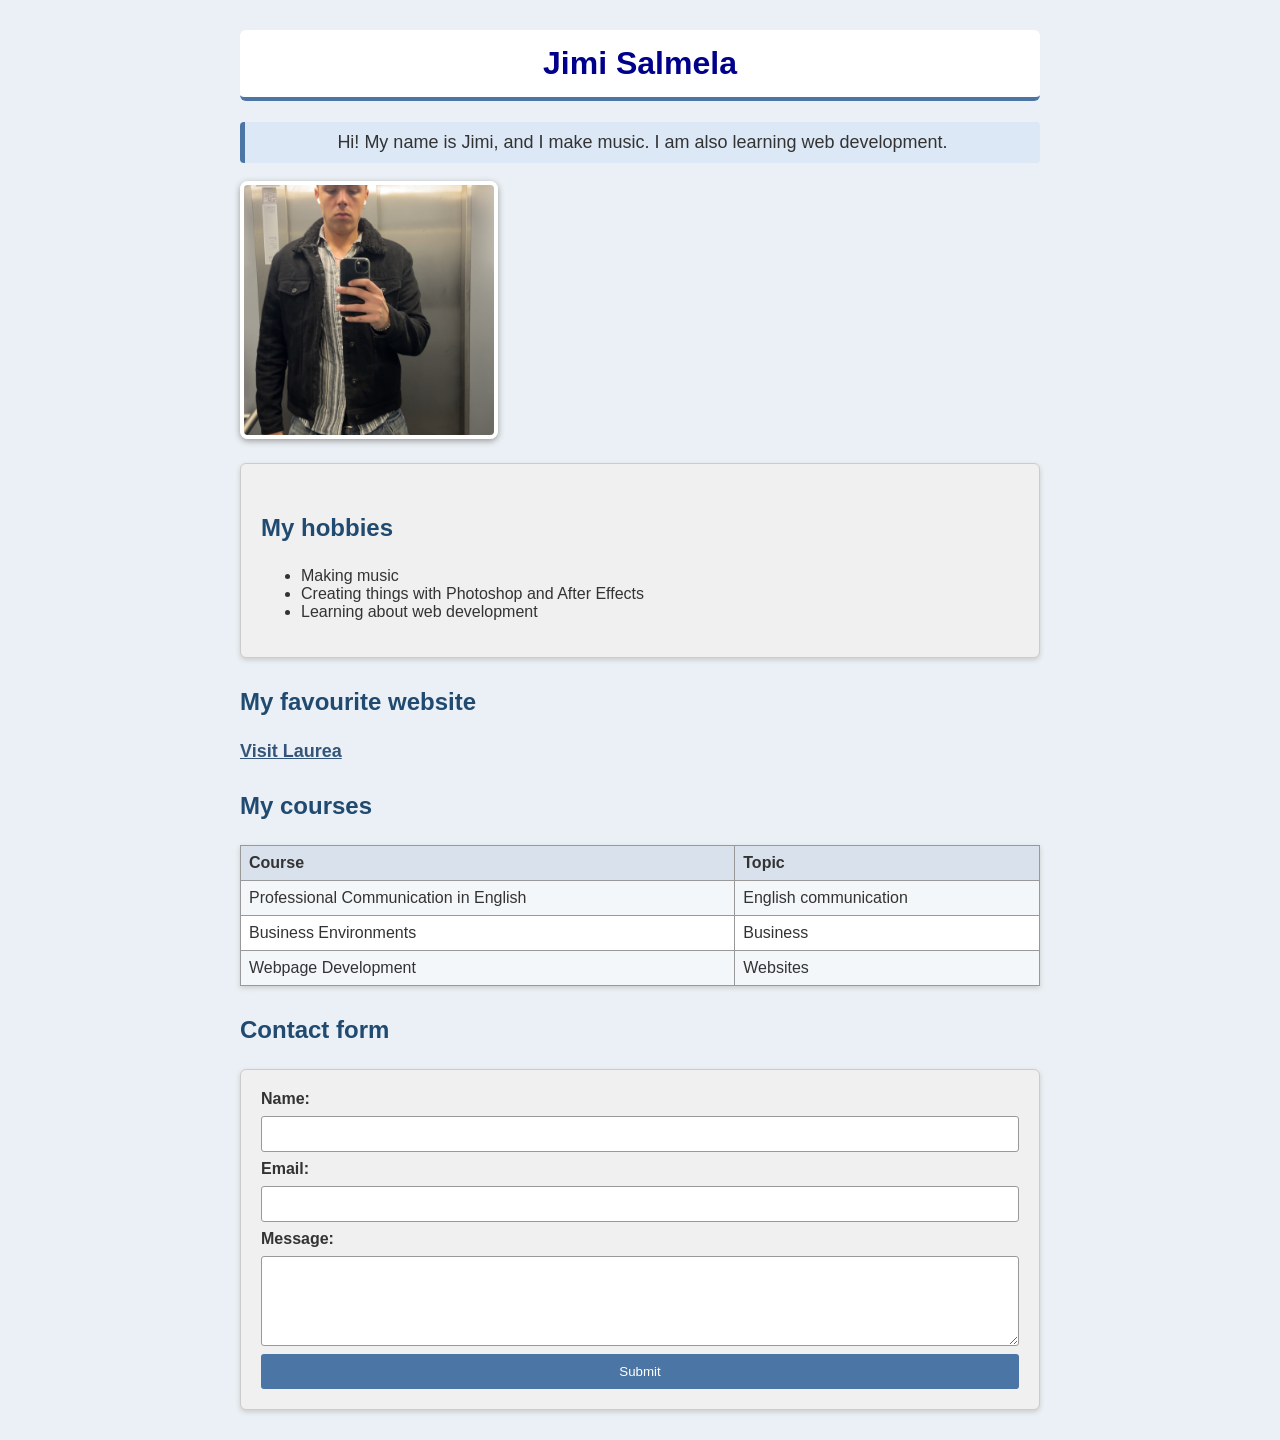
<file: WS_02/index.html>
<!DOCTYPE html>
<html lang="en">
<head>
    <meta charset="UTF-8">
    <meta name="viewport" content="width=device-width, initial-scale=1.0">
    <title>Jimi's Website</title>
    <link rel="stylesheet" href="styles.css">
    <style>
        .intro {
            background-color: #dce8f5;
            padding: 10px;
        }
    </style>
</head>
<body>
    <h1 style="color: darkblue;">Jimi Salmela</h1>

    <p class="intro">Hi! My name is Jimi, and I make music. I am also learning web development.</p>
    <img class="profile-image" src="IMG_9265%202.JPG" alt="A photo of Jimi Salmela">

    <div class="content-box">
        <h2>My hobbies</h2>
        <ul>
            <li>Making music</li>
            <li>Creating things with Photoshop and After Effects</li>
            <li>Learning about web development</li>
        </ul>
    </div>

    <h2>My favourite website</h2>
    <p><a href="https://www.laurea.fi">Visit Laurea</a></p>

    <h2>My courses</h2>
    <table>
        <tr>
            <th>Course</th>
            <th>Topic</th>
        </tr>
        <tr>
            <td>Professional Communication in English</td>
            <td>English communication</td>
        </tr>
        <tr>
            <td>Business Environments</td>
            <td>Business</td>
        </tr>
        <tr>
            <td>Webpage Development</td>
            <td>Websites</td>
        </tr>
    </table>

    <h2>Contact form</h2>
    <form>
        <label for="name">Name:</label>
        <input type="text" id="name" name="name">

        <label for="email">Email:</label>
        <input type="email" id="email" name="email">

        <label for="message">Message:</label>
        <textarea id="message" name="message" rows="4"></textarea>

        <input type="submit" value="Submit">
    </form>
</body>
</html>
</file>
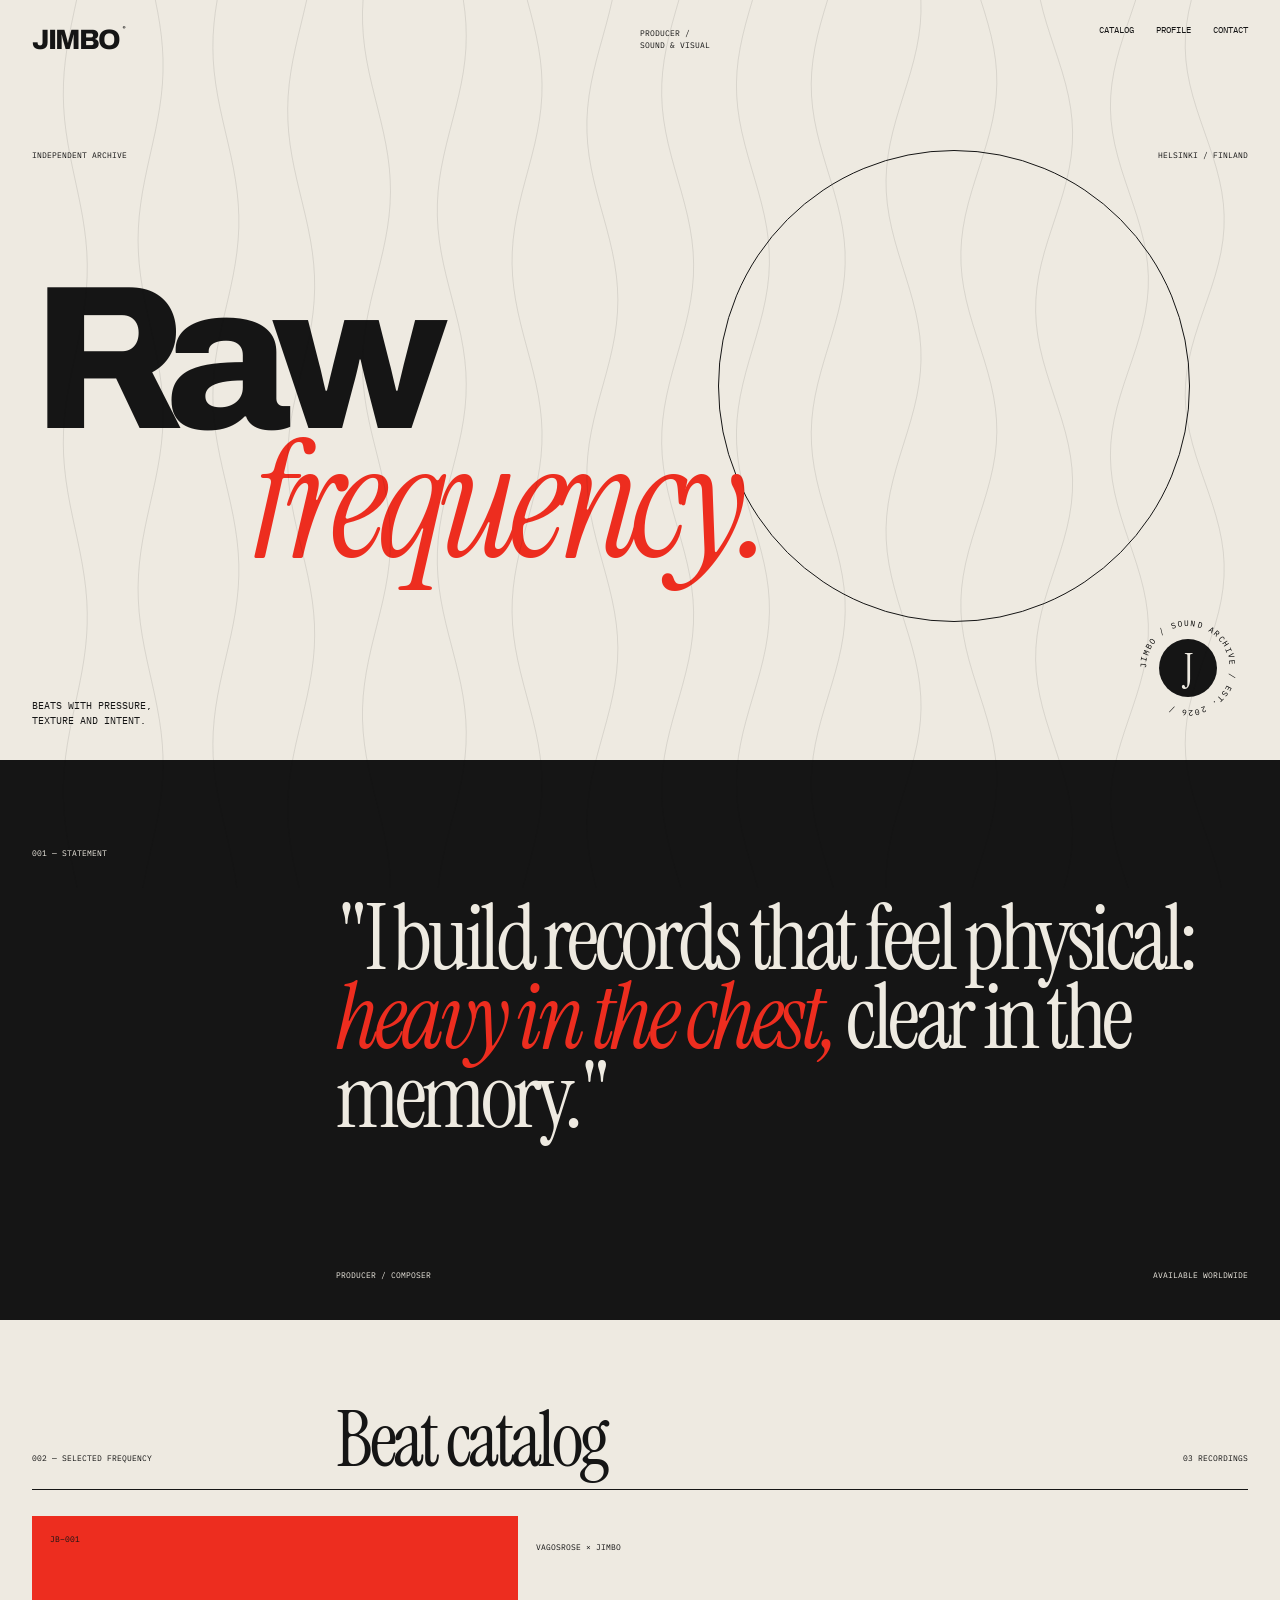
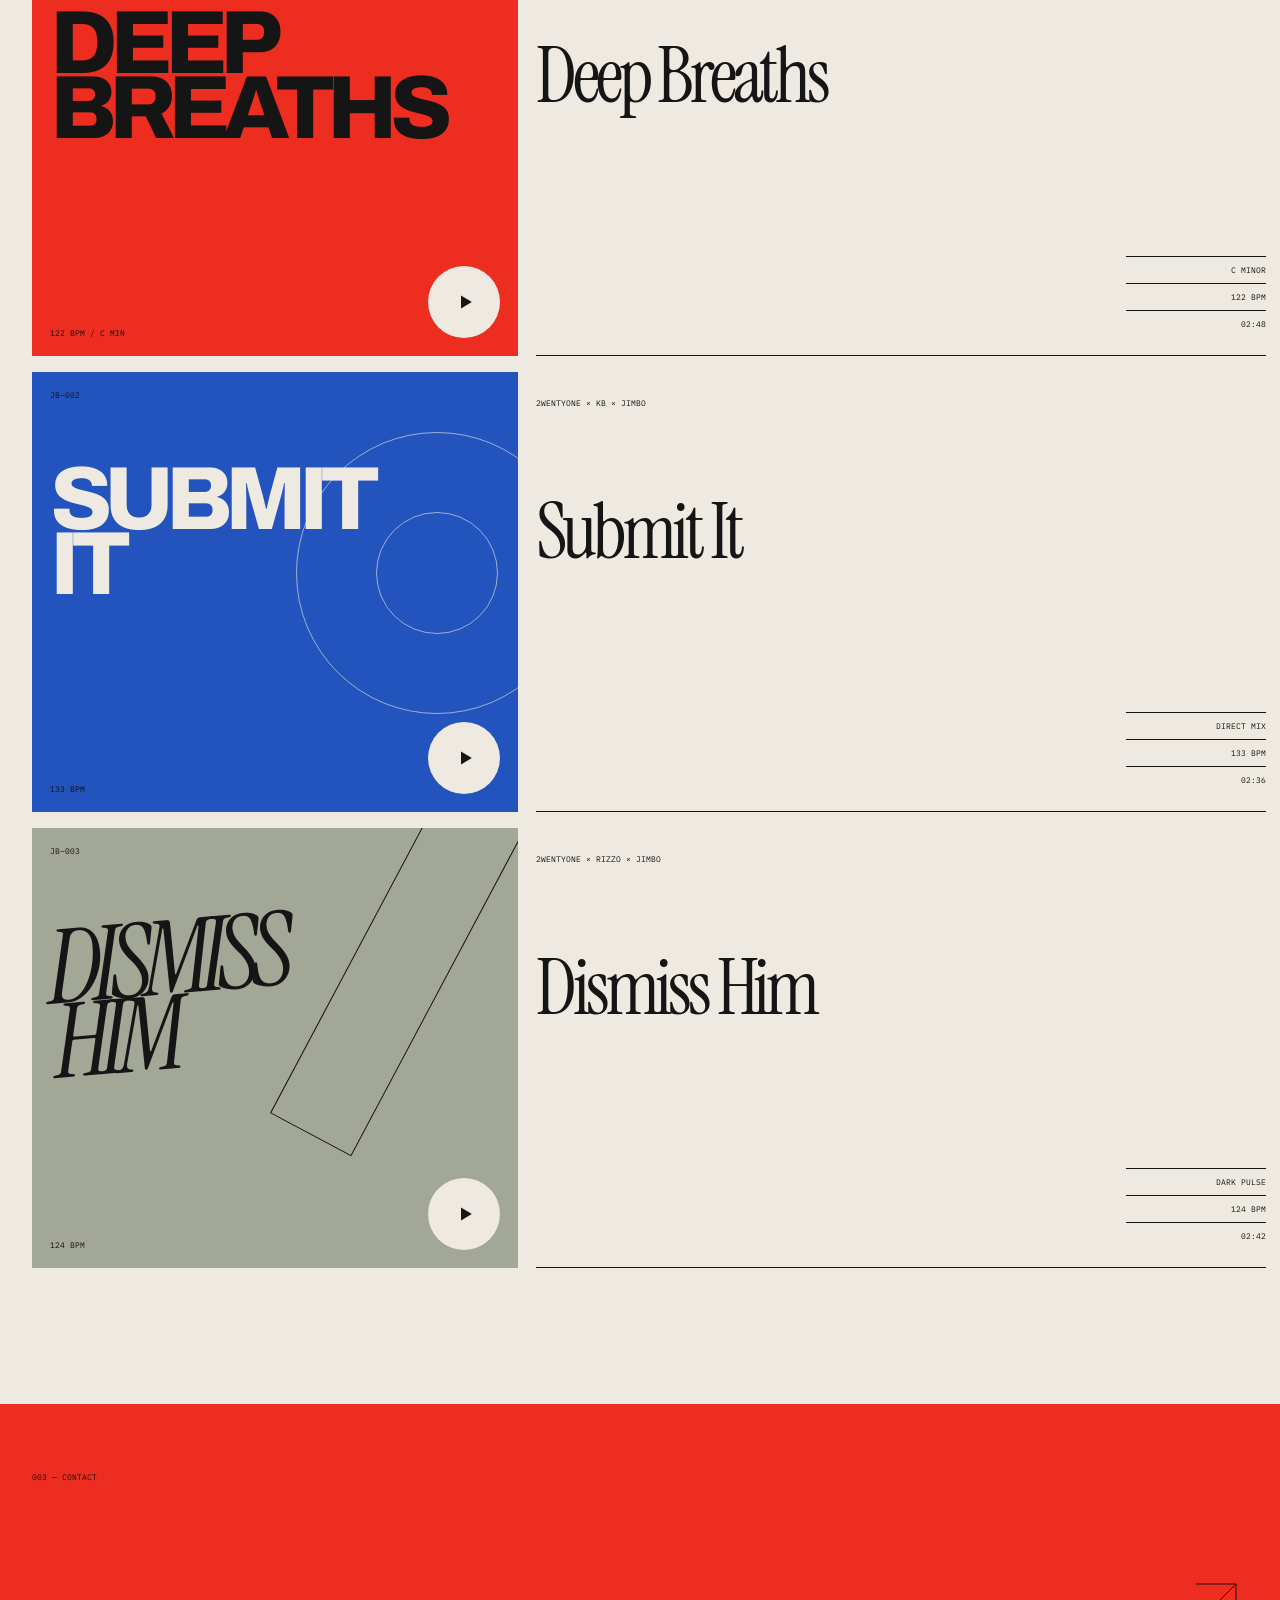
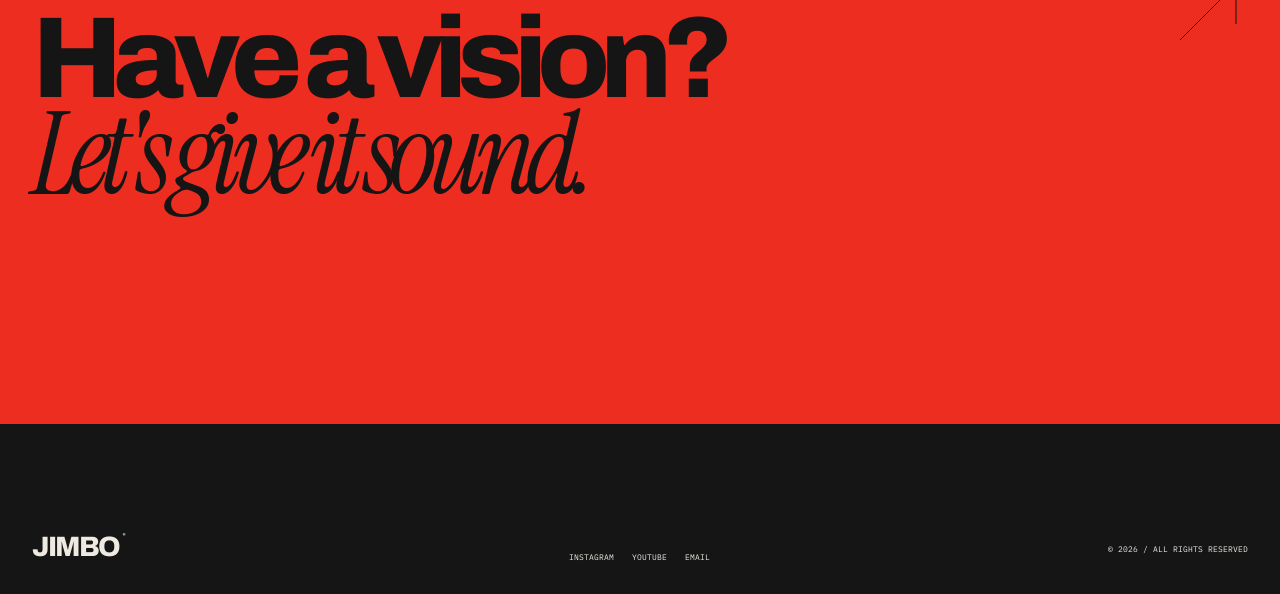
<file: WS_04/index.html>
<!DOCTYPE html>
<html lang="en">
<head>
    <meta charset="UTF-8">
    <meta name="viewport" content="width=device-width, initial-scale=1.0">
    <meta name="description" content="JIMBO — producer, sound designer and visual artist.">
    <title>JIMBO / Independent Producer</title>
    <link rel="preconnect" href="https://fonts.googleapis.com">
    <link rel="preconnect" href="https://fonts.gstatic.com" crossorigin>
    <link href="https://fonts.googleapis.com/css2?family=Archivo:wght@400;500;600;700;800&family=Instrument+Serif:ital@0;1&family=IBM+Plex+Mono:wght@400;500&display=swap" rel="stylesheet">
    <link rel="stylesheet" href="styles.css">
</head>
<body>
    <canvas id="signal-canvas" aria-hidden="true"></canvas>

    <header class="masthead">
        <a class="wordmark" href="#top" aria-label="JIMBO home">
            JIMBO<span>®</span>
        </a>
        <p class="descriptor">Producer /<br>Sound &amp; visual</p>
        <nav aria-label="Primary navigation">
            <a href="#catalog">Catalog</a>
            <a href="#profile">Profile</a>
            <a href="#contact">Contact</a>
        </nav>
        <button class="menu-toggle" type="button" aria-label="Open menu" aria-expanded="false">
            <span></span><span></span>
        </button>
    </header>

    <main id="top">
        <section class="intro">
            <div class="intro-kicker reveal">
                <span>Independent archive</span>
                <span>Helsinki / Finland</span>
            </div>

            <h1 class="intro-title reveal">
                <span>Raw</span>
                <em>frequency.</em>
            </h1>

            <div class="intro-bottom reveal">
                <p>Beats with pressure,<br>texture and intent.</p>
                <div class="intro-stamp" aria-hidden="true">
                    <svg viewBox="0 0 120 120">
                        <defs>
                            <path id="stampPath" d="M60,60 m-42,0 a42,42 0 1,1 84,0 a42,42 0 1,1 -84,0"/>
                        </defs>
                        <text>
                            <textPath href="#stampPath">JIMBO / SOUND ARCHIVE / EST. 2026 / </textPath>
                        </text>
                    </svg>
                    <span>J</span>
                </div>
            </div>
        </section>

        <section class="manifesto" id="profile">
            <p class="manifesto-index reveal">001 — Statement</p>
            <blockquote class="reveal">
                "I build records that feel physical:
                <span>heavy in the chest,</span>
                clear in the memory."
            </blockquote>
            <div class="manifesto-meta reveal">
                <p>Producer / Composer</p>
                <p>Available worldwide</p>
            </div>
        </section>

        <section class="catalog" id="catalog">
            <header class="catalog-heading reveal">
                <p>002 — Selected frequency</p>
                <h2>Beat catalog</h2>
                <p>03 recordings</p>
            </header>

            <article class="record record-one reveal" id="track-1">
                <button class="record-cover" type="button" data-track="track-1" aria-label="Play Deep Breaths">
                    <span class="cover-code">JB–001</span>
                    <span class="cover-title">DEEP<br>BREATHS</span>
                    <span class="cover-spec">122 BPM / C MIN</span>
                    <span class="record-control">
                        <svg class="play-icon" viewBox="0 0 40 40" aria-hidden="true"><path d="M15 9l18 11-18 11z"/></svg>
                        <svg class="pause-icon" viewBox="0 0 40 40" aria-hidden="true"><path d="M12 9h6v22h-6zm10 0h6v22h-6z"/></svg>
                    </span>
                </button>

                <div class="record-info">
                    <div>
                        <p class="record-credit">VAGOSROSE × JIMBO</p>
                        <h3>Deep Breaths</h3>
                    </div>
                    <div class="record-details">
                        <span>C Minor</span>
                        <span>122 BPM</span>
                        <span class="duration">02:48</span>
                    </div>
                    <audio preload="metadata" src="DEEP BREATHS 122 CMIN VAGOSROSE + JIMBO.mp3"></audio>
                </div>
            </article>

            <article class="record record-two reveal" id="track-2">
                <button class="record-cover" type="button" data-track="track-2" aria-label="Play Submit It">
                    <span class="cover-code">JB–002</span>
                    <span class="cover-title">SUBMIT<br>IT</span>
                    <span class="cover-spec">133 BPM</span>
                    <span class="record-control">
                        <svg class="play-icon" viewBox="0 0 40 40" aria-hidden="true"><path d="M15 9l18 11-18 11z"/></svg>
                        <svg class="pause-icon" viewBox="0 0 40 40" aria-hidden="true"><path d="M12 9h6v22h-6zm10 0h6v22h-6z"/></svg>
                    </span>
                </button>

                <div class="record-info">
                    <div>
                        <p class="record-credit">2WENTYONE × KB × JIMBO</p>
                        <h3>Submit It</h3>
                    </div>
                    <div class="record-details">
                        <span>Direct mix</span>
                        <span>133 BPM</span>
                        <span class="duration">02:36</span>
                    </div>
                    <audio preload="metadata" src="SUBMIT IT 133 2WENTYONE + KB + JIMBO.mp3"></audio>
                </div>
            </article>

            <article class="record record-three reveal" id="track-3">
                <button class="record-cover" type="button" data-track="track-3" aria-label="Play Dismiss Him">
                    <span class="cover-code">JB–003</span>
                    <span class="cover-title">DISMISS<br>HIM</span>
                    <span class="cover-spec">124 BPM</span>
                    <span class="record-control">
                        <svg class="play-icon" viewBox="0 0 40 40" aria-hidden="true"><path d="M15 9l18 11-18 11z"/></svg>
                        <svg class="pause-icon" viewBox="0 0 40 40" aria-hidden="true"><path d="M12 9h6v22h-6zm10 0h6v22h-6z"/></svg>
                    </span>
                </button>

                <div class="record-info">
                    <div>
                        <p class="record-credit">2WENTYONE × RIZZO × JIMBO</p>
                        <h3>Dismiss Him</h3>
                    </div>
                    <div class="record-details">
                        <span>Dark pulse</span>
                        <span>124 BPM</span>
                        <span class="duration">02:42</span>
                    </div>
                    <audio preload="metadata" src="DISMISS HIM 124 2WENTYONE + RIZZO + jIMBO.mp3"></audio>
                </div>
            </article>
        </section>

        <section class="contact" id="contact">
            <p class="reveal">003 — Contact</p>
            <a class="contact-link reveal" href="mailto:hello@jimbo.studio">
                <span>Have a vision?</span>
                <em>Let's give it sound.</em>
                <svg viewBox="0 0 80 80" aria-hidden="true">
                    <path d="M12 68L68 12M28 12h40v40"/>
                </svg>
            </a>
        </section>
    </main>

    <footer>
        <a class="wordmark" href="#top">JIMBO<span>®</span></a>
        <div class="footer-links">
            <a href="#" aria-label="Instagram">Instagram</a>
            <a href="#" aria-label="YouTube">YouTube</a>
            <a href="mailto:hello@jimbo.studio">Email</a>
        </div>
        <p>© 2026 / All rights reserved</p>
    </footer>

    <div class="player-bar" aria-label="Active audio player">
        <button class="player-toggle" type="button" aria-label="Pause track">
            <svg class="play-icon" viewBox="0 0 40 40" aria-hidden="true"><path d="M15 9l18 11-18 11z"/></svg>
            <svg class="pause-icon" viewBox="0 0 40 40" aria-hidden="true"><path d="M12 9h6v22h-6zm10 0h6v22h-6z"/></svg>
        </button>
        <div class="player-name">
            <span>Now selected</span>
            <strong>Choose a record</strong>
        </div>
        <div class="player-progress"><span></span></div>
        <span class="player-time">00:00</span>
    </div>

    <script src="script.js"></script>
</body>
</html>
</file>
<file: WS_02/styles.css>
body {
    background-color: #eaf0f5;
    color: #333333;
    font-family: Arial, sans-serif;
    margin: 30px auto;
    max-width: 800px;
    padding: 0 20px;
}

h1 {
    background-color: white;
    border-bottom: 4px solid #4a75a5;
    border-radius: 6px;
    padding: 15px;
    text-align: center;
}

p {
    color: #333333;
    font-size: 18px;
}

.intro {
    border-left: 5px solid #4a75a5;
    border-radius: 4px;
    text-align: center;
}

h2 {
    color: #204a70;
    margin-top: 30px;
    padding-bottom: 5px;
}

.profile-image {
    border: 4px solid white;
    border-radius: 8px;
    box-shadow: 0 2px 6px #999999;
    height: 250px;
    object-fit: cover;
    width: 250px;
}

.content-box {
    background-color: #f0f0f0;
    border: 1px solid #cccccc;
    border-radius: 6px;
    box-shadow: 0 2px 5px #cccccc;
    margin: 20px 0;
    padding: 20px;
}

a {
    color: #345579;
    font-weight: bold;
}

table {
    background-color: white;
    border-collapse: collapse;
    box-shadow: 0 2px 5px #cccccc;
    width: 100%;
}

th,
td {
    border: 1px solid #999999;
    padding: 8px;
    text-align: left;
}

th {
    background-color: #d9e2ec;
}

tr:nth-child(even) {
    background-color: #f4f7fa;
}

form {
    background-color: #f0f0f0;
    border: 1px solid #cccccc;
    border-radius: 6px;
    box-shadow: 0 2px 5px #cccccc;
    display: flex;
    flex-direction: column;
    gap: 8px;
    padding: 20px;
}

label {
    font-weight: bold;
}

input[type="text"],
input[type="email"],
textarea {
    border: 1px solid #999999;
    border-radius: 3px;
    font-family: Arial, sans-serif;
    font-size: 16px;
    padding: 8px;
}

input[type="text"]:focus,
input[type="email"]:focus,
textarea:focus {
    border-color: #4a75a5;
    outline: 2px solid #c5d8ea;
}

input[type="submit"] {
    background-color: #4a75a5;
    border: none;
    border-radius: 3px;
    color: white;
    cursor: pointer;
    padding: 10px;
}

input[type="submit"]:hover {
    background-color: #345579;
}
</file>
<file: WS_04/styles.css>
:root {
    --ink: #151515;
    --paper: #eeeae1;
    --red: #ed2d1f;
    --blue: #2353bd;
    --sage: #a3a795;
}

* { box-sizing: border-box; }

html { scroll-behavior: smooth; }

body {
    background: var(--paper);
    color: var(--ink);
    font-family: "Archivo", sans-serif;
    margin: 0;
}

button, a { color: inherit; }
button { font: inherit; }

#signal-canvas {
    height: 100%;
    inset: 0;
    opacity: 0.16;
    pointer-events: none;
    position: fixed;
    width: 100%;
    z-index: 10;
}

.masthead {
    align-items: flex-start;
    display: grid;
    grid-template-columns: 2fr 1fr 1fr;
    left: 0;
    padding: 24px 32px;
    position: absolute;
    right: 0;
    top: 0;
    z-index: 30;
}

.wordmark {
    font-size: 28px;
    font-weight: 800;
    letter-spacing: -0.07em;
    text-decoration: none;
}

.wordmark span {
    font-family: "IBM Plex Mono", monospace;
    font-size: 7px;
    margin-left: 3px;
    vertical-align: top;
}

.descriptor {
    font-family: "IBM Plex Mono", monospace;
    font-size: 8px;
    line-height: 1.5;
    margin: 3px 0 0;
    text-transform: uppercase;
}

.masthead nav {
    display: flex;
    gap: 22px;
    justify-self: end;
}

.masthead nav a {
    font-family: "IBM Plex Mono", monospace;
    font-size: 9px;
    text-decoration: none;
    text-transform: uppercase;
}

.masthead nav a::after {
    background: var(--ink);
    content: "";
    display: block;
    height: 1px;
    transform: scaleX(0);
    transition: transform 0.25s;
}

.masthead nav a:hover::after { transform: scaleX(1); }
.menu-toggle { display: none; }

.intro {
    min-height: 760px;
    padding: 150px 32px 32px;
    position: relative;
}

.intro::after {
    border: 1px solid var(--ink);
    border-radius: 50%;
    content: "";
    height: 470px;
    position: absolute;
    right: 7%;
    top: 150px;
    width: 470px;
}

.intro-kicker {
    align-items: center;
    display: flex;
    font-family: "IBM Plex Mono", monospace;
    font-size: 8px;
    justify-content: space-between;
    text-transform: uppercase;
}

.intro-title {
    font-size: clamp(110px, 16vw, 230px);
    font-weight: 800;
    letter-spacing: -0.09em;
    line-height: 0.68;
    margin: 130px 0 0;
    position: relative;
    z-index: 2;
}

.intro-title span,
.intro-title em { display: block; }

.intro-title em {
    color: var(--red);
    font-family: "Instrument Serif", serif;
    font-size: 0.78em;
    font-weight: 400;
    letter-spacing: -0.055em;
    margin-left: 18%;
    margin-top: 20px;
}

.intro-bottom {
    align-items: flex-end;
    bottom: 32px;
    display: flex;
    justify-content: space-between;
    left: 32px;
    position: absolute;
    right: 32px;
}

.intro-bottom p {
    font-family: "IBM Plex Mono", monospace;
    font-size: 10px;
    line-height: 1.5;
    margin: 0;
    text-transform: uppercase;
}

.intro-stamp {
    align-items: center;
    display: flex;
    height: 120px;
    justify-content: center;
    position: relative;
    width: 120px;
}

.intro-stamp svg {
    animation: stamp-spin 18s linear infinite;
    height: 120px;
    position: absolute;
    width: 120px;
}

.intro-stamp text {
    font-family: "IBM Plex Mono", monospace;
    font-size: 8px;
    letter-spacing: 1.2px;
}

.intro-stamp > span {
    align-items: center;
    background: var(--ink);
    border-radius: 50%;
    color: var(--paper);
    display: flex;
    font-family: "Instrument Serif", serif;
    font-size: 38px;
    height: 58px;
    justify-content: center;
    width: 58px;
}

@keyframes stamp-spin { to { transform: rotate(360deg); } }

.manifesto {
    background: var(--ink);
    color: var(--paper);
    display: grid;
    grid-template-columns: 1fr 3fr;
    min-height: 560px;
    padding: 80px 32px 32px;
}

.manifesto-index {
    font-family: "IBM Plex Mono", monospace;
    font-size: 8px;
    text-transform: uppercase;
}

.manifesto blockquote {
    font-family: "Instrument Serif", serif;
    font-size: clamp(52px, 7vw, 104px);
    letter-spacing: -0.05em;
    line-height: 0.88;
    margin: 60px 0 0;
    max-width: 960px;
}

.manifesto blockquote span {
    color: var(--red);
    font-style: italic;
}

.manifesto-meta {
    align-self: end;
    grid-column: 2;
    display: flex;
    justify-content: space-between;
}

.manifesto-meta p {
    font-family: "IBM Plex Mono", monospace;
    font-size: 8px;
    text-transform: uppercase;
}

.catalog {
    padding: 90px 32px 120px;
}

.catalog-heading {
    align-items: flex-end;
    border-bottom: 1px solid var(--ink);
    display: grid;
    grid-template-columns: 1fr 2fr 1fr;
    margin-bottom: 26px;
    padding-bottom: 18px;
}

.catalog-heading p {
    font-family: "IBM Plex Mono", monospace;
    font-size: 8px;
    text-transform: uppercase;
}

.catalog-heading p:last-child { justify-self: end; }

.catalog-heading h2 {
    font-family: "Instrument Serif", serif;
    font-size: clamp(48px, 6vw, 82px);
    font-weight: 400;
    letter-spacing: -0.05em;
    line-height: 0.8;
    margin: 0;
}

.record {
    display: grid;
    gap: 18px;
    grid-template-columns: 40% 60%;
    margin-bottom: 16px;
}

.record-cover {
    border: 0;
    cursor: pointer;
    height: 440px;
    overflow: hidden;
    position: relative;
    text-align: left;
    transition: filter 0.4s, transform 0.4s;
}

.record-cover:hover { transform: translateY(-4px); }
.record-one .record-cover { background: var(--red); }
.record-two .record-cover { background: var(--blue); }
.record-three .record-cover { background: var(--sage); }

.cover-code,
.cover-spec {
    font-family: "IBM Plex Mono", monospace;
    font-size: 8px;
    position: absolute;
    text-transform: uppercase;
    z-index: 3;
}

.cover-code { left: 18px; top: 18px; }
.cover-spec { bottom: 18px; left: 18px; }

.cover-title {
    font-size: clamp(58px, 7vw, 100px);
    font-weight: 800;
    left: 18px;
    letter-spacing: -0.09em;
    line-height: 0.72;
    position: absolute;
    top: 95px;
    z-index: 2;
}

.record-two .cover-title { color: var(--paper); }

.record-three .cover-title {
    font-family: "Instrument Serif", serif;
    font-size: clamp(70px, 8vw, 112px);
    font-style: italic;
    font-weight: 400;
    transform: rotate(-5deg);
}

.record-two .record-cover::before,
.record-two .record-cover::after {
    border: 1px solid rgba(238, 234, 225, 0.6);
    border-radius: 50%;
    content: "";
    height: 280px;
    position: absolute;
    right: -60px;
    top: 60px;
    width: 280px;
}

.record-two .record-cover::after {
    height: 120px;
    right: 20px;
    top: 140px;
    width: 120px;
}

.record-three .record-cover::after {
    border: 1px solid var(--ink);
    content: "";
    height: 430px;
    position: absolute;
    right: 60px;
    top: -100px;
    transform: rotate(28deg);
    width: 90px;
}

.record-control {
    align-items: center;
    background: var(--paper);
    border-radius: 50%;
    bottom: 18px;
    display: flex;
    height: 72px;
    justify-content: center;
    position: absolute;
    right: 18px;
    width: 72px;
    z-index: 4;
}

.record-control svg {
    fill: currentColor;
    height: 24px;
    width: 24px;
}

.pause-icon { display: none; }
.playing .play-icon, .is-playing .play-icon { display: none; }
.playing .pause-icon, .is-playing .pause-icon { display: block; }

.record-info {
    border-bottom: 1px solid var(--ink);
    display: grid;
    grid-template-columns: 1fr 1fr;
    padding: 18px 0;
}

.record-credit {
    font-family: "IBM Plex Mono", monospace;
    font-size: 8px;
    text-transform: uppercase;
}

.record-info h3 {
    font-family: "Instrument Serif", serif;
    font-size: clamp(56px, 6vw, 84px);
    font-weight: 400;
    letter-spacing: -0.055em;
    line-height: 0.9;
    margin: 90px 0 0;
}

.record-details {
    align-self: end;
    justify-self: end;
}

.record-details span {
    border-top: 1px solid var(--ink);
    display: block;
    font-family: "IBM Plex Mono", monospace;
    font-size: 8px;
    padding: 8px 0;
    text-align: right;
    text-transform: uppercase;
    width: 140px;
}

.contact {
    background: var(--red);
    min-height: 620px;
    padding: 60px 32px;
}

.contact > p {
    font-family: "IBM Plex Mono", monospace;
    font-size: 8px;
    text-transform: uppercase;
}

.contact-link {
    display: block;
    font-size: clamp(64px, 9vw, 132px);
    font-weight: 800;
    letter-spacing: -0.085em;
    line-height: 0.82;
    margin-top: 130px;
    position: relative;
    text-decoration: none;
}

.contact-link span,
.contact-link em { display: block; }

.contact-link em {
    font-family: "Instrument Serif", serif;
    font-weight: 400;
}

.contact-link svg {
    fill: none;
    height: 80px;
    position: absolute;
    right: 0;
    stroke: var(--ink);
    stroke-width: 1;
    top: -40px;
    transition: transform 0.4s;
    width: 80px;
}

.contact-link:hover svg { transform: translate(12px, -12px); }

footer {
    align-items: end;
    background: var(--ink);
    color: var(--paper);
    display: grid;
    grid-template-columns: 1fr 1fr 1fr;
    min-height: 170px;
    padding: 32px;
}

.footer-links { display: flex; gap: 18px; justify-self: center; }
.footer-links a, footer p {
    font-family: "IBM Plex Mono", monospace;
    font-size: 8px;
    text-decoration: none;
    text-transform: uppercase;
}

footer p { justify-self: end; }

.player-bar {
    align-items: center;
    background: var(--paper);
    border: 1px solid var(--ink);
    bottom: 18px;
    display: grid;
    gap: 12px;
    grid-template-columns: 44px 180px 1fr 48px;
    left: 50%;
    max-width: 720px;
    opacity: 0;
    padding: 7px;
    pointer-events: none;
    position: fixed;
    transform: translate(-50%, 30px);
    transition: opacity 0.35s, transform 0.35s;
    width: calc(100% - 36px);
    z-index: 100;
}

.player-bar.active {
    opacity: 1;
    pointer-events: auto;
    transform: translate(-50%, 0);
}

.player-toggle {
    align-items: center;
    background: var(--ink);
    border: 0;
    border-radius: 50%;
    color: var(--paper);
    cursor: pointer;
    display: flex;
    height: 44px;
    justify-content: center;
    width: 44px;
}

.player-toggle svg { fill: currentColor; height: 16px; width: 16px; }
.player-name { display: grid; }
.player-name span { font-family: "IBM Plex Mono", monospace; font-size: 7px; text-transform: uppercase; }
.player-name strong { font-size: 11px; }
.player-progress { background: rgba(21,21,21,0.16); height: 2px; }
.player-progress span { background: var(--red); display: block; height: 100%; width: 0; }
.player-time { font-family: "IBM Plex Mono", monospace; font-size: 8px; }

.reveal {
    opacity: 0;
    transform: translateY(24px);
    transition: opacity 0.8s, transform 0.8s;
}

.reveal.visible { opacity: 1; transform: translateY(0); }

@media (max-width: 800px) {
    .masthead { grid-template-columns: 1fr auto; }
    .descriptor, .masthead nav { display: none; }

    .menu-toggle {
        background: transparent;
        border: 0;
        display: grid;
        gap: 5px;
        height: 32px;
        padding: 10px 0;
        width: 32px;
    }

    .menu-toggle span { background: var(--ink); display: block; height: 1px; width: 26px; }

    .intro { min-height: 650px; padding-inline: 18px; }
    .intro::after { height: 300px; right: -90px; top: 180px; width: 300px; }
    .intro-kicker { padding-right: 8px; }
    .intro-title { font-size: 88px; margin-top: 150px; }
    .intro-title em { margin-left: 4%; }
    .intro-bottom { left: 18px; right: 18px; }
    .intro-stamp { height: 90px; width: 90px; }
    .intro-stamp svg { height: 90px; width: 90px; }

    .manifesto {
        grid-template-columns: 1fr;
        min-height: 500px;
        padding: 60px 18px 24px;
    }

    .manifesto blockquote { font-size: 54px; margin-top: 70px; }
    .manifesto-meta { grid-column: 1; }
    .catalog { padding: 70px 18px 90px; }
    .catalog-heading { grid-template-columns: 1fr auto; }
    .catalog-heading h2 { grid-column: 1 / -1; grid-row: 1; margin-bottom: 30px; }
    .record { grid-template-columns: 1fr; }
    .record-cover { height: 420px; }
    .record-info { min-height: 220px; }
    .record-info h3 { margin-top: 60px; }
    .contact { min-height: 520px; padding: 50px 18px; }
    .contact-link { font-size: 68px; margin-top: 150px; }
    .contact-link svg { height: 58px; top: -70px; width: 58px; }

    footer {
        grid-template-columns: 1fr auto;
        padding: 24px 18px;
    }

    .footer-links { display: none; }

    .player-bar {
        grid-template-columns: 44px 1fr 40px;
    }

    .player-progress { display: none; }
}

@media (prefers-reduced-motion: reduce) {
    *, *::before, *::after {
        animation-duration: 0.01ms !important;
        animation-iteration-count: 1 !important;
        scroll-behavior: auto !important;
        transition-duration: 0.01ms !important;
    }
}
</file>
